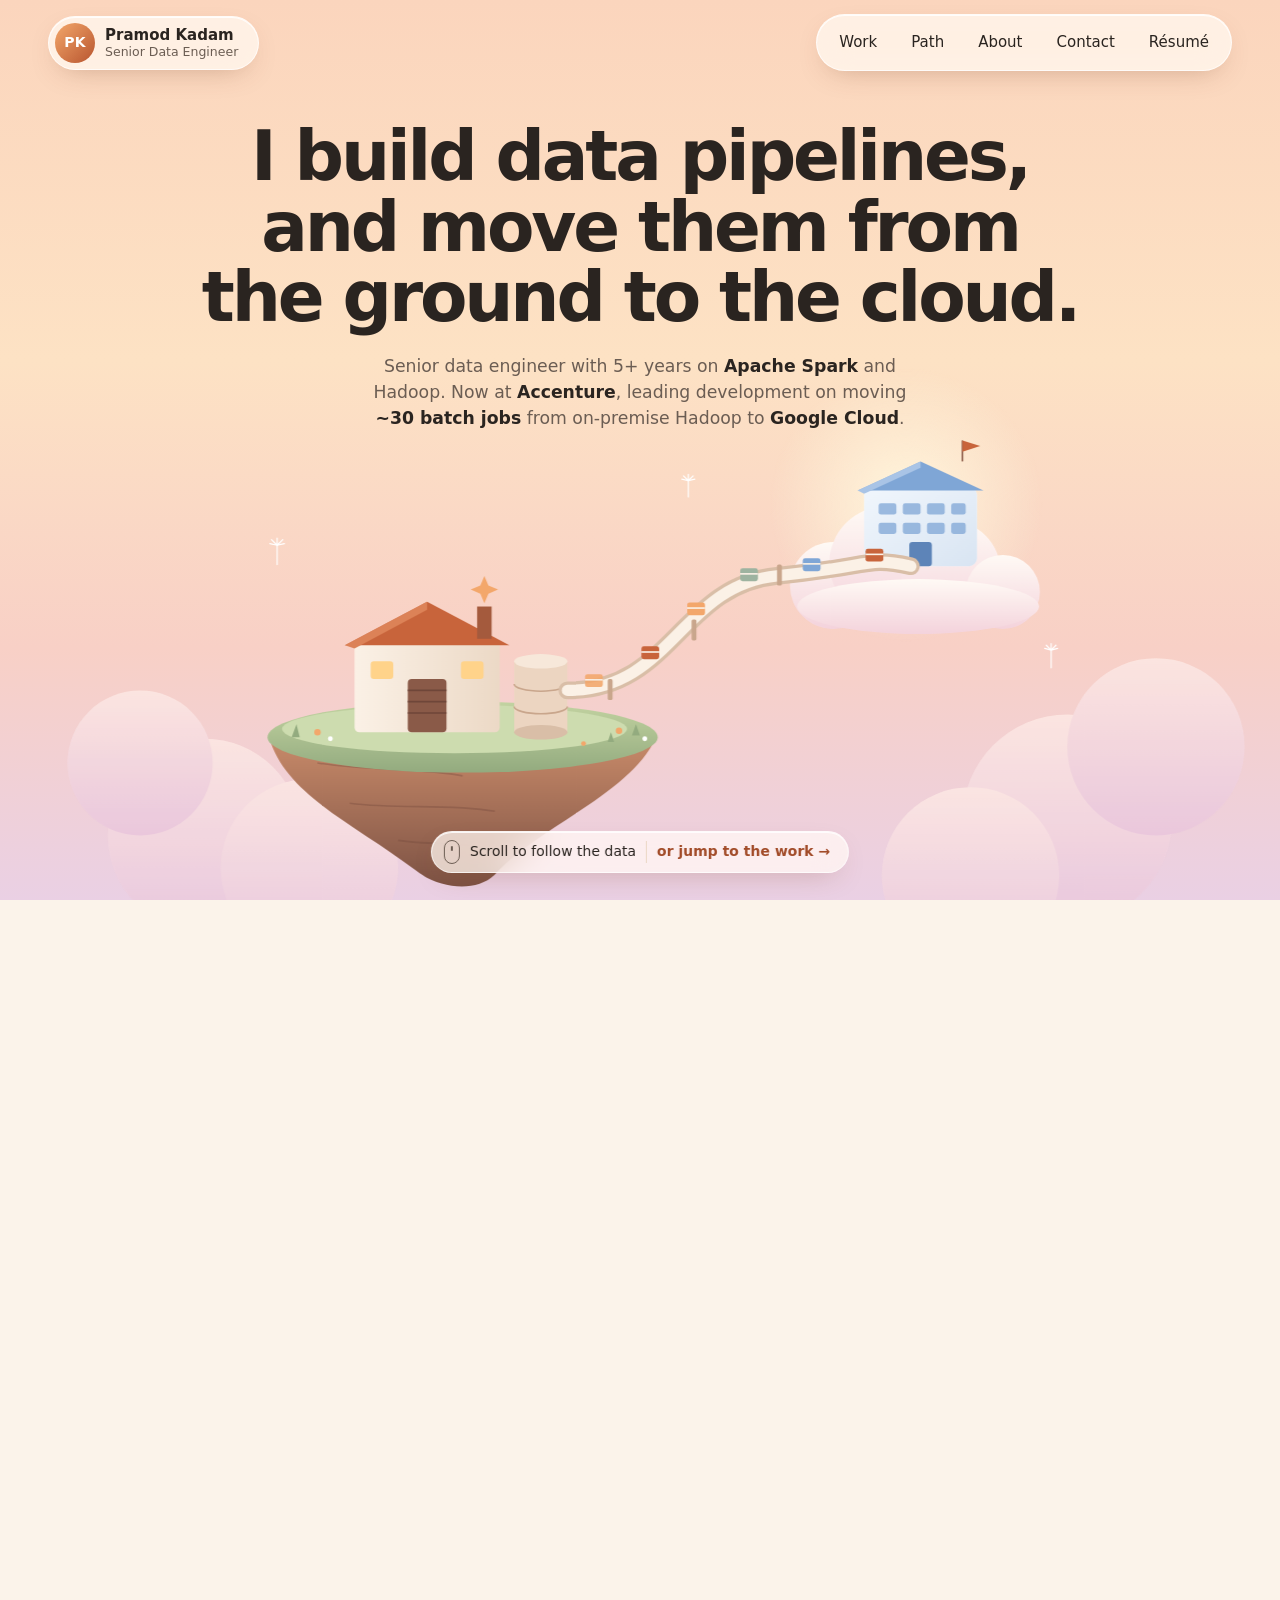
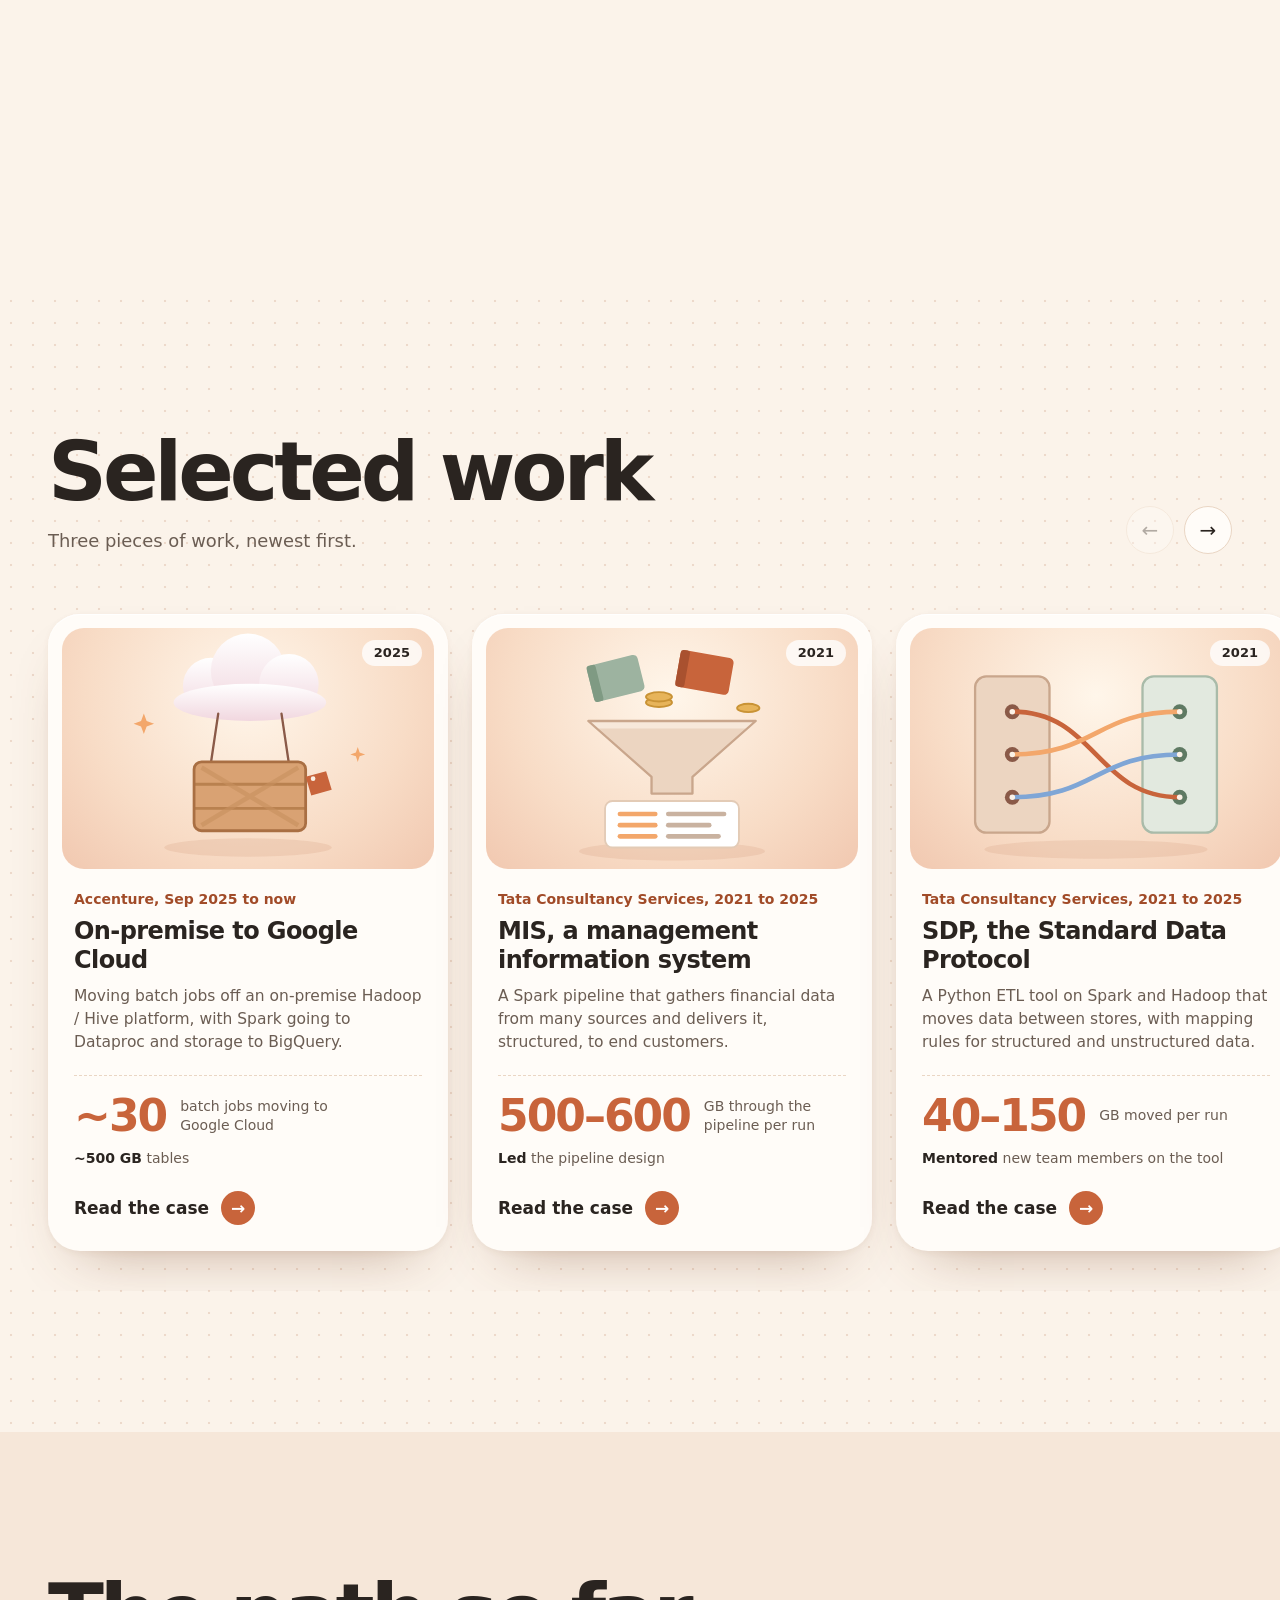
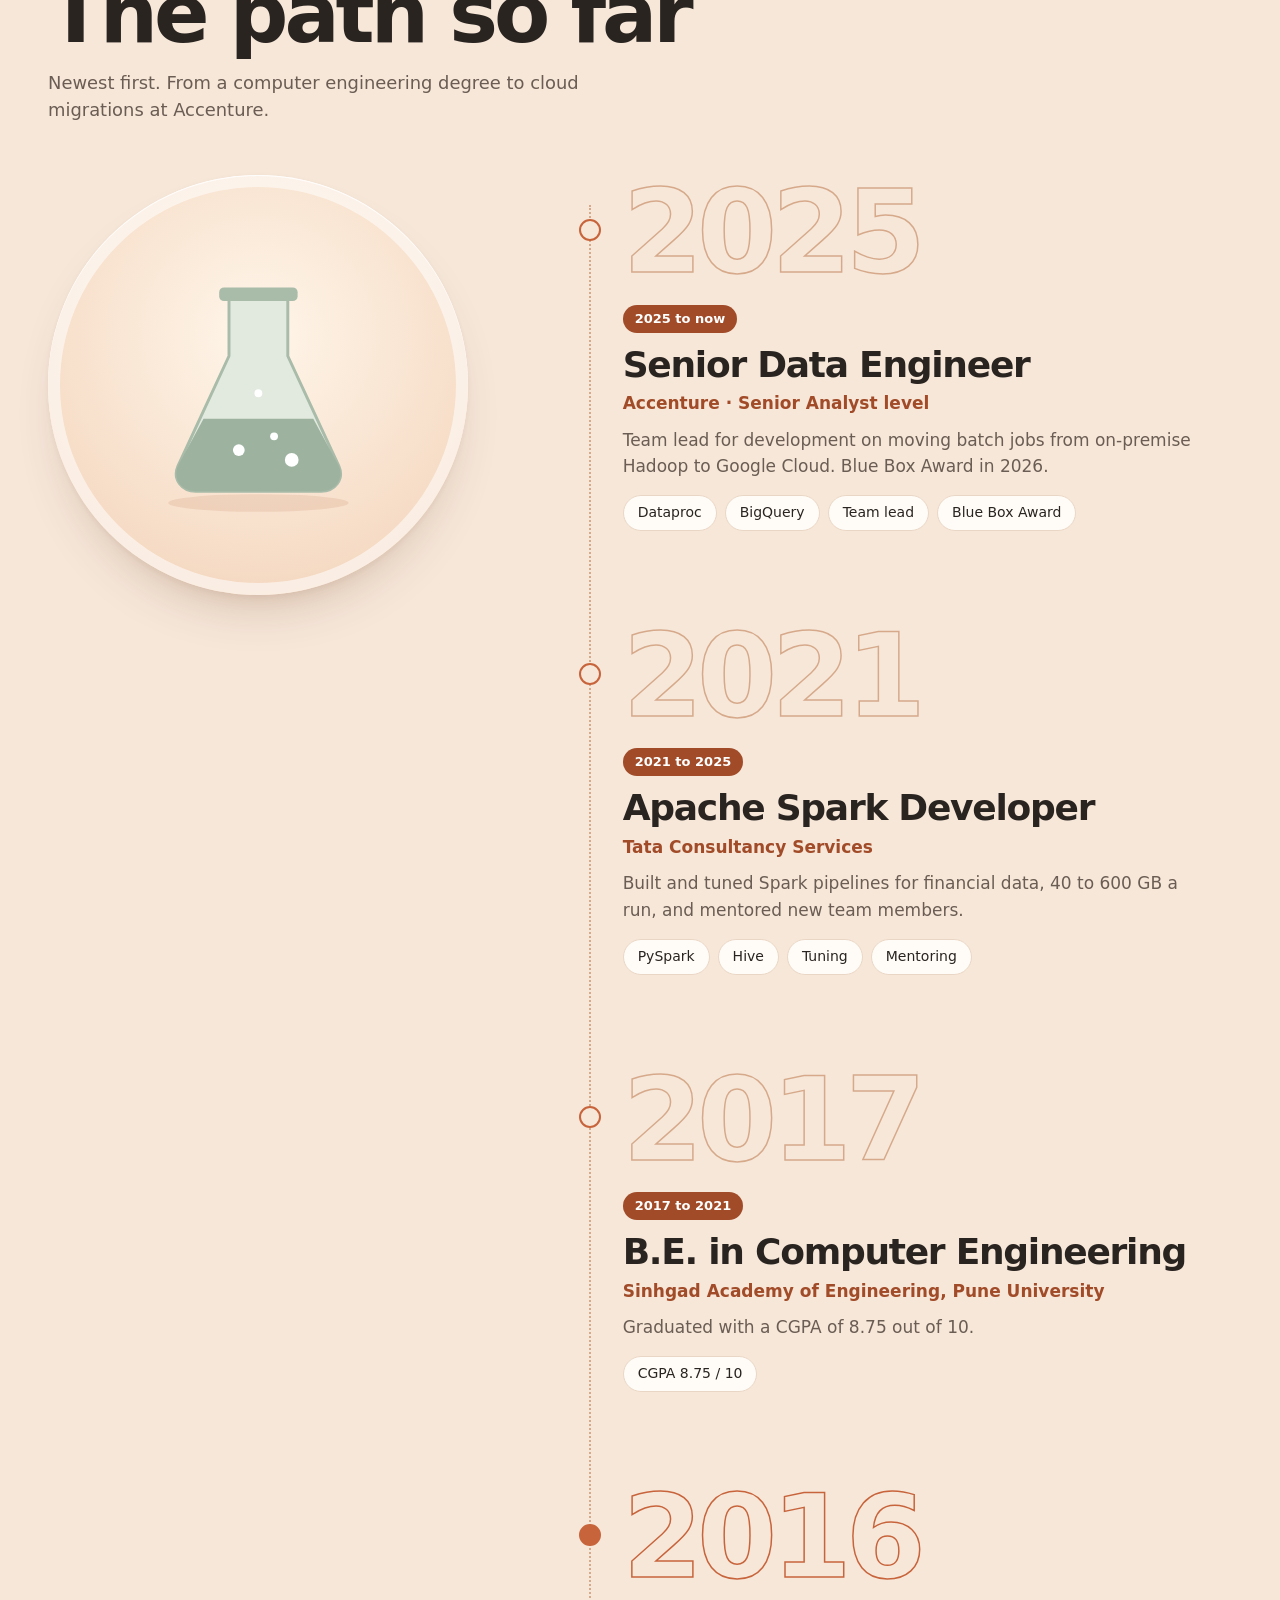
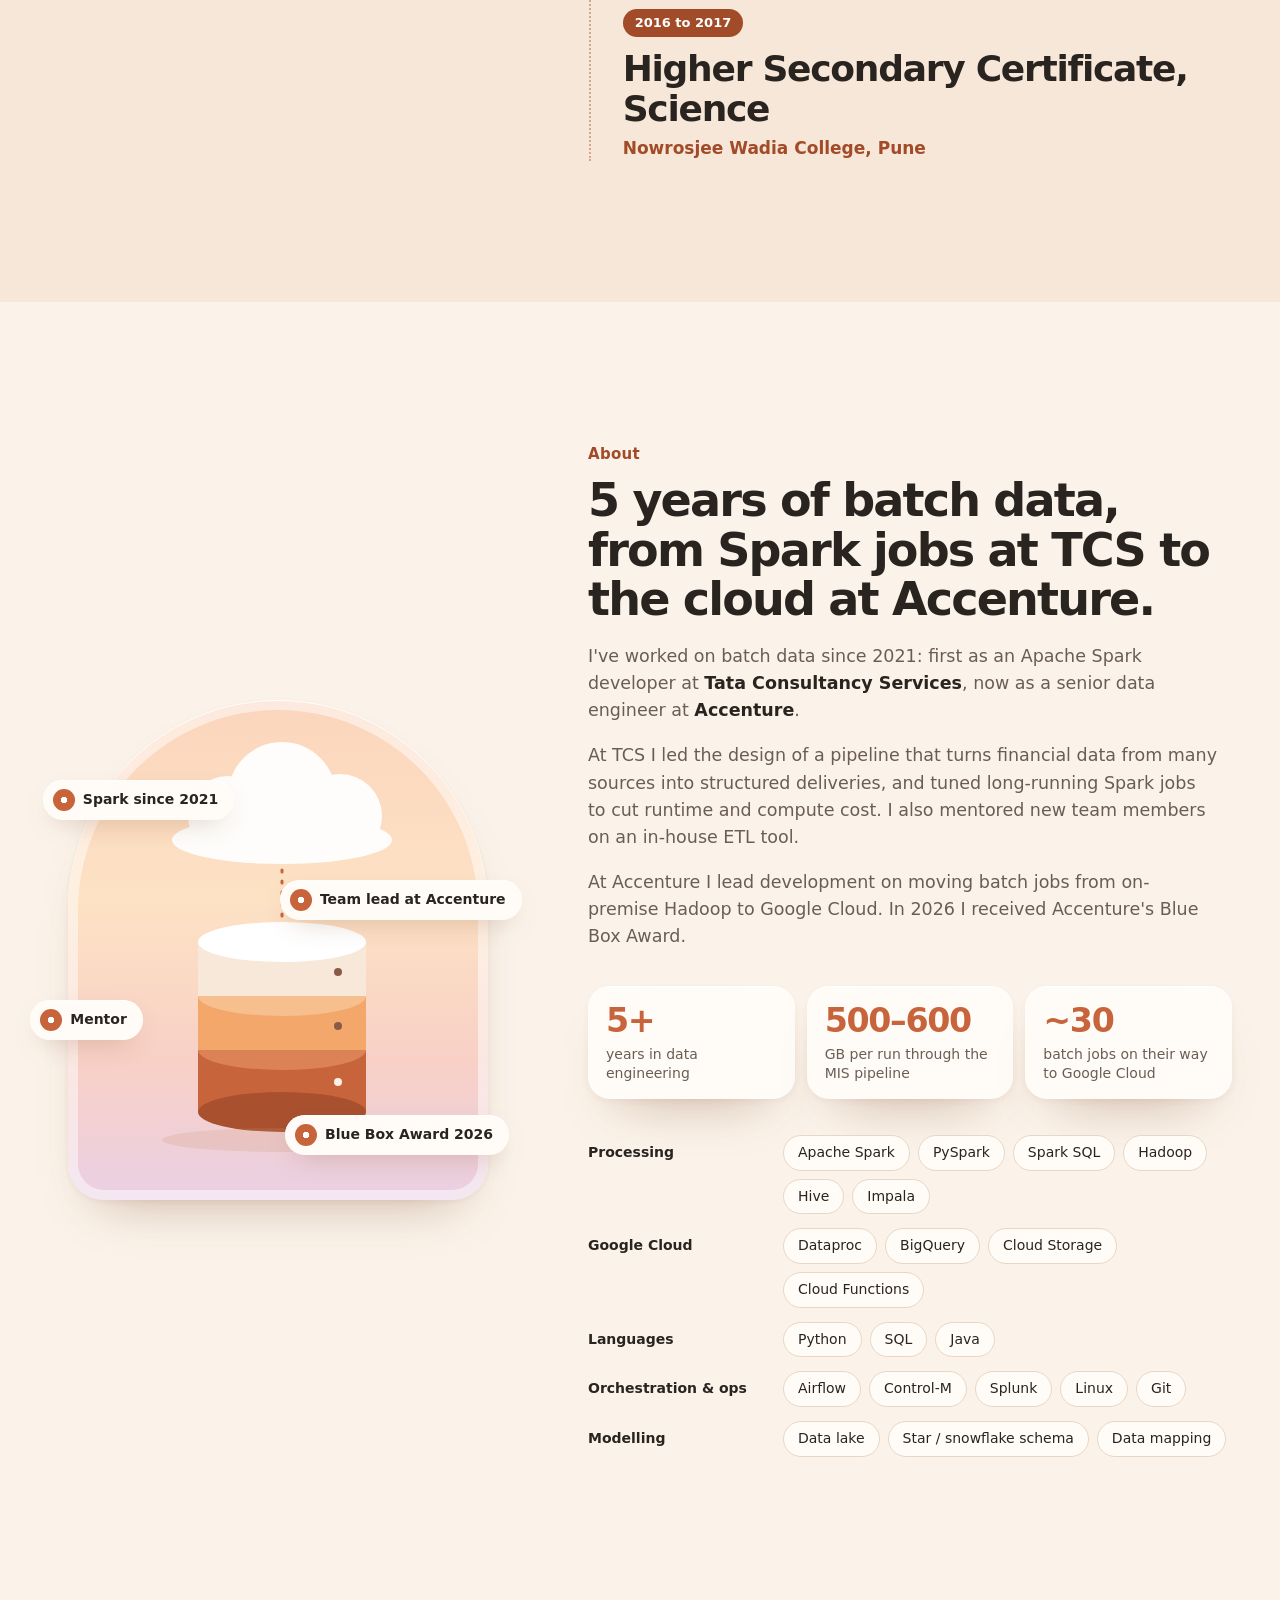
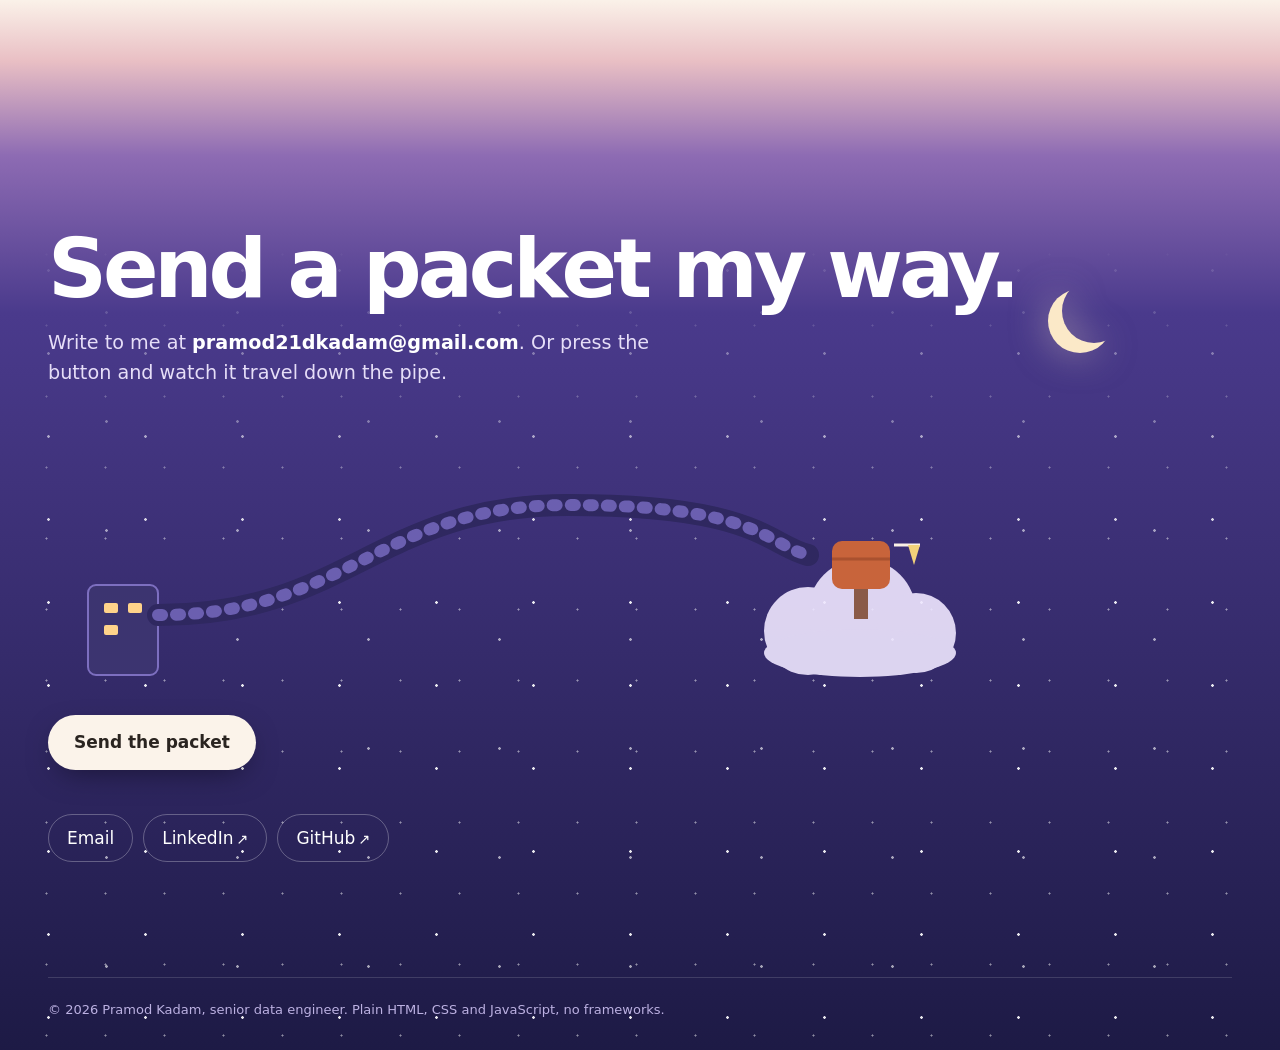
<file: index.html>
<!doctype html>
<html lang="en" class="no-js">
<head>
  <meta charset="utf-8">
  <script>document.documentElement.classList.remove("no-js");</script>
  <meta name="viewport" content="width=device-width, initial-scale=1">
  <!--
    Page metadata for search engines and link previews.
    Page CONTENT lives in content.js — only edit here if your name, URL, title or employer changes.
  -->
  <title>Pramod Kadam · Senior Data Engineer</title>
  <meta name="description" content="Pramod Kadam is a senior data engineer at Accenture, leading development on an on-premise Hadoop to Google Cloud migration. Previously built Apache Spark pipelines at Tata Consultancy Services.">
  <meta name="author" content="Pramod Kadam">
  <meta name="theme-color" content="#fbe3cf">
  <meta name="color-scheme" content="light">
  <link rel="canonical" href="https://pramod21kadam.github.io/">

  <!-- Open Graph / social preview -->
  <meta property="og:type" content="profile">
  <meta property="og:title" content="Pramod Kadam · Senior Data Engineer">
  <meta property="og:description" content="Senior data engineer at Accenture. Apache Spark, Hadoop / Hive and Google Cloud (Dataproc, BigQuery).">
  <meta property="og:url" content="https://pramod21kadam.github.io/">
  <meta property="og:image" content="https://pramod21kadam.github.io/assets/og-image.png">
  <meta property="og:image:width" content="1200">
  <meta property="og:image:height" content="630">
  <meta property="og:image:alt" content="Pramod Kadam, Senior Data Engineer at Accenture.">
  <meta name="twitter:card" content="summary_large_image">
  <meta name="twitter:image" content="https://pramod21kadam.github.io/assets/og-image.png">
  <meta name="twitter:title" content="Pramod Kadam · Senior Data Engineer">
  <meta name="twitter:description" content="Senior data engineer at Accenture. Apache Spark, Hadoop / Hive and Google Cloud (Dataproc, BigQuery).">

  <link rel="icon" href="favicon.svg" type="image/svg+xml">
  <link rel="stylesheet" href="style.css">

  <script type="application/ld+json">
  {
    "@context": "https://schema.org",
    "@type": "Person",
    "name": "Pramod Kadam",
    "jobTitle": "Senior Data Engineer",
    "worksFor": { "@type": "Organization", "name": "Accenture" },
    "url": "https://pramod21kadam.github.io/",
    "alumniOf": "Sinhgad Academy of Engineering, Pune University",
    "sameAs": [
      "https://www.linkedin.com/in/pramod-kadam/",
      "https://github.com/pramod21kadam"
    ]
  }
  </script>
  <!-- Order matters: content first, then the renderer. -->
  <script src="content.js" defer></script>
  <script src="script.js" defer></script>
</head>
<body>
  <a class="skip-link" href="#main">Skip to content</a>

  <header class="site-header">
    <a class="pill brand" href="#top" aria-label="Pramod Kadam, back to top">
      <span class="brand-mark" aria-hidden="true" data-profile-initials>PK</span>
      <span class="brand-text">
        <span class="brand-name" data-profile-name>Pramod Kadam</span>
        <span class="brand-role" data-profile-title>Senior data engineer</span>
      </span>
    </a>
    <nav class="pill nav" aria-label="Primary">
      <!-- Filled from content.js; the link below is the no-JavaScript fallback. -->
      <ul class="nav-menu" id="nav-menu">
        <li><a href="#contact">Contact</a></li>
      </ul>
      <button class="nav-toggle" type="button" aria-expanded="false" aria-controls="nav-menu">Menu</button>
    </nav>
  </header>

  <!--
    Everything inside <main> is replaced by script.js using content.js.
    The markup below is a minimal fallback for crawlers and visitors without JavaScript.
  -->
  <main id="main" tabindex="-1">
    <section class="stage" id="top" aria-labelledby="intro-title">
      <div class="stage-copy">
        <h1 class="stage-title" id="intro-title">I build data pipelines, and move them from the ground to the cloud.</h1>
        <p class="stage-summary">
          Senior data engineer at Accenture, leading development on moving ~30 batch jobs from
          on-premise Hadoop to Google Cloud. Previously built Apache Spark pipelines at Tata Consultancy Services.
        </p>
      </div>
    </section>
    <section class="contact" id="contact" aria-labelledby="contact-title">
      <div class="container">
        <h2 id="contact-title">Contact</h2>
        <ul class="contact-links" role="list">
          <li><a href="mailto:pramod21dkadam@gmail.com">pramod21dkadam@gmail.com</a></li>
          <li><a href="https://www.linkedin.com/in/pramod-kadam/">LinkedIn</a></li>
          <li><a href="https://github.com/pramod21kadam">GitHub</a></li>
        </ul>
      </div>
    </section>
  </main>

  <!--
    Artwork. script.js clones these by their data-art name (the `art` fields in
    content.js). They are decorative: the text next to each one carries the facts.
    Gradient ids are prefixed per drawing so they stay unique on the page.
  -->
  <template id="art">
    <!-- Hero: a warehouse on a floating island, a pipeline, a building in the clouds -->
    <svg data-art="hero" viewBox="0 0 1200 640" preserveAspectRatio="xMidYMax meet">
      <defs>
        <linearGradient id="h-cloud" x1="0" y1="0" x2="0" y2="1"><stop offset="0" stop-color="#fffaf5"/><stop offset="1" stop-color="#f4d3dc"/></linearGradient>
        <linearGradient id="h-cloud-far" x1="0" y1="0" x2="0" y2="1"><stop offset="0" stop-color="#fde9e4"/><stop offset="1" stop-color="#e9c6dc"/></linearGradient>
        <linearGradient id="h-rock" x1="0" y1="0" x2="0" y2="1"><stop offset="0" stop-color="#c98b6a"/><stop offset="1" stop-color="#7d5244"/></linearGradient>
        <linearGradient id="h-grass" x1="0" y1="0" x2="0" y2="1"><stop offset="0" stop-color="#c3d3a1"/><stop offset="1" stop-color="#93ab7f"/></linearGradient>
        <linearGradient id="h-wall" x1="0" y1="0" x2="1" y2="0"><stop offset="0" stop-color="#fbf1e6"/><stop offset="1" stop-color="#ecd9c6"/></linearGradient>
        <linearGradient id="h-glass" x1="0" y1="0" x2="1" y2="1"><stop offset="0" stop-color="#e6f0fb"/><stop offset="1" stop-color="#b9cfe8"/></linearGradient>
        <radialGradient id="h-sun"><stop offset="0" stop-color="#fff6dc"/><stop offset="1" stop-color="#fff6dc" stop-opacity="0"/></radialGradient>
      </defs>

      <circle cx="930" cy="150" r="170" fill="url(#h-sun)"/>

      <!-- far clouds -->
      <g fill="url(#h-cloud-far)" opacity="0.85">
        <circle cx="60" cy="560" r="120"/><circle cx="190" cy="600" r="110"/><circle cx="-20" cy="470" r="90"/>
        <circle cx="1130" cy="540" r="130"/><circle cx="1010" cy="610" r="110"/><circle cx="1240" cy="450" r="110"/>
      </g>

      <!-- the cloud platform (right) -->
      <g class="hero-float">
        <g fill="url(#h-cloud)">
          <circle cx="840" cy="250" r="54"/><circle cx="905" cy="222" r="70"/><circle cx="985" cy="232" r="62"/>
          <circle cx="1050" cy="258" r="46"/><ellipse cx="945" cy="276" rx="150" ry="34"/>
        </g>
        <!-- cloud warehouse -->
        <rect x="878" y="128" width="140" height="98" rx="10" fill="#ffffff"/>
        <rect x="878" y="128" width="140" height="98" rx="10" fill="url(#h-glass)" opacity="0.55"/>
        <path d="M870 132 L948 96 L1026 132 Z" fill="#7fa6d6"/>
        <path d="M870 132 L948 96 L948 104 L878 136 Z" fill="#a9c4e6"/>
        <g fill="#7fa6d6" opacity="0.75">
          <rect x="896" y="148" width="22" height="14" rx="3"/><rect x="926" y="148" width="22" height="14" rx="3"/><rect x="956" y="148" width="22" height="14" rx="3"/><rect x="986" y="148" width="18" height="14" rx="3"/>
          <rect x="896" y="172" width="22" height="14" rx="3"/><rect x="926" y="172" width="22" height="14" rx="3"/><rect x="956" y="172" width="22" height="14" rx="3"/><rect x="986" y="172" width="18" height="14" rx="3"/>
        </g>
        <rect x="934" y="196" width="28" height="30" rx="4" fill="#5d84b8"/>
        <path d="M1000 96 V70" stroke="#8a5a48" stroke-width="2"/>
        <path d="M1000 70 L1022 77 L1000 84 Z" fill="#c8643b"/>
      </g>

      <!-- the floating island (left) -->
      <path d="M140 438 C160 510 250 548 320 602 C352 628 402 632 424 604 C478 548 590 506 620 438 Z" fill="url(#h-rock)"/>
      <path d="M200 470 C260 480 330 476 380 486 M240 520 C300 528 360 520 420 530 M300 566 C340 572 380 568 410 576" stroke="#6f4639" stroke-width="2" fill="none" opacity="0.35"/>
      <ellipse cx="380" cy="438" rx="242" ry="44" fill="url(#h-grass)"/>
      <ellipse cx="370" cy="428" rx="214" ry="30" fill="#cddcaf"/>
      <g fill="#93ab7f">
        <path d="M168 438 l6 -16 l4 16 Z"/><path d="M590 436 l5 -14 l5 14 Z"/><path d="M560 444 l4 -12 l4 12 Z"/>
      </g>
      <g fill="#f3a76b"><circle cx="200" cy="432" r="4"/><circle cx="574" cy="430" r="4"/><circle cx="530" cy="446" r="3"/></g>
      <g fill="#ffffff"><circle cx="216" cy="440" r="3"/><circle cx="606" cy="440" r="3"/></g>

      <!-- on-premise warehouse -->
      <rect x="246" y="318" width="180" height="114" rx="6" fill="url(#h-wall)"/>
      <path d="M234 324 L336 270 L438 324 Z" fill="#c8643b"/>
      <path d="M234 324 L336 270 L336 280 L246 328 Z" fill="#dc8257"/>
      <rect x="398" y="276" width="18" height="40" fill="#a45a3d"/>
      <g class="hero-spark"><path d="M407 238 l5 12 l12 5 l-12 5 l-5 12 l-5 -12 l-12 -5 l12 -5 Z" fill="#f3a76b"/></g>
      <rect x="312" y="366" width="48" height="66" rx="5" fill="#8a5a48"/>
      <path d="M312 380 H360 M312 394 H360 M312 408 H360" stroke="#6f4639" stroke-width="2"/>
      <g fill="#ffd38a"><rect x="266" y="344" width="28" height="22" rx="4"/><rect x="378" y="344" width="28" height="22" rx="4"/></g>
      <!-- table store (silo) -->
      <rect x="444" y="344" width="66" height="88" fill="#ecd5c1"/>
      <ellipse cx="477" cy="432" rx="33" ry="9" fill="#d9bea7"/>
      <path d="M444 372 A33 9 0 0 0 510 372 M444 400 A33 9 0 0 0 510 400" stroke="#c9a68c" stroke-width="2" fill="none"/>
      <ellipse cx="477" cy="344" rx="33" ry="9" fill="#f7e8da"/>

      <!-- pipeline from the island up to the cloud -->
      <path d="M510 380 C640 380 650 250 770 238 S880 214 936 226" stroke="#d9bea7" stroke-width="22" fill="none" stroke-linecap="round"/>
      <path class="hero-pipe" d="M510 380 C640 380 650 250 770 238 S880 214 936 226" stroke="#fbf1e6" stroke-width="14" fill="none" stroke-linecap="round"/>
      <g fill="#c9a68c"><rect x="560" y="366" width="6" height="26" rx="2"/><rect x="664" y="292" width="6" height="26" rx="2"/><rect x="770" y="224" width="6" height="26" rx="2"/></g>
      <g class="hero-parcels"></g>

      <!-- drifting seeds -->
      <g class="hero-seeds" fill="none" stroke="#ffffff" stroke-width="1.5" stroke-linecap="round">
        <g transform="translate(150 200)"><path d="M0 0 v24"/><path d="M0 0 l-7 -7 M0 0 l7 -7 M0 0 l0 -9 M0 0 l-9 -2 M0 0 l9 -2"/></g>
        <g transform="translate(660 120)"><path d="M0 0 v20"/><path d="M0 0 l-6 -6 M0 0 l6 -6 M0 0 l0 -8 M0 0 l-8 -2 M0 0 l8 -2"/></g>
        <g transform="translate(1110 330)"><path d="M0 0 v22"/><path d="M0 0 l-6 -6 M0 0 l6 -6 M0 0 l0 -8 M0 0 l-8 -2 M0 0 l8 -2"/></g>
      </g>
    </svg>

    <!-- Work: a crate lifted by a cloud -->
    <svg data-art="migration" viewBox="0 0 400 260">
      <defs><linearGradient id="m-cloud" x1="0" y1="0" x2="0" y2="1"><stop offset="0" stop-color="#ffffff"/><stop offset="1" stop-color="#f1d7df"/></linearGradient></defs>
      <ellipse cx="200" cy="236" rx="90" ry="10" fill="#c98b6a" opacity="0.18"/>
      <g class="art-bob">
        <g fill="url(#m-cloud)"><circle cx="160" cy="62" r="30"/><circle cx="200" cy="46" r="40"/><circle cx="244" cy="60" r="32"/><ellipse cx="202" cy="80" rx="82" ry="20"/></g>
        <path d="M168 92 L160 146 M236 92 L244 146" stroke="#8a5a48" stroke-width="2.5" stroke-linecap="round"/>
        <rect x="142" y="144" width="120" height="74" rx="8" fill="#d9a273"/>
        <path d="M142 168 H262 M142 194 H262" stroke="#b9814f" stroke-width="3"/>
        <path d="M150 150 L254 212 M254 150 L150 212" stroke="#c8915f" stroke-width="5" opacity="0.6"/>
        <rect x="142" y="144" width="120" height="74" rx="8" fill="none" stroke="#a96f43" stroke-width="3"/>
        <path d="M262 160 l22 -6 l6 20 l-22 6 Z" fill="#c8643b"/><circle cx="270" cy="162" r="2.5" fill="#fbf1e6"/>
      </g>
      <g fill="#f3a76b"><path d="M88 92 l3 8 l8 3 l-8 3 l-3 8 l-3 -8 l-8 -3 l8 -3 Z"/><path d="M318 128 l2 6 l6 2 l-6 2 l-2 6 l-2 -6 l-6 -2 l6 -2 Z"/></g>
    </svg>

    <!-- Work: ledgers and coins through a funnel into neat rows -->
    <svg data-art="mis" viewBox="0 0 400 260">
      <ellipse cx="200" cy="240" rx="100" ry="10" fill="#c98b6a" opacity="0.18"/>
      <g transform="rotate(-14 140 56)"><rect x="112" y="34" width="56" height="40" rx="5" fill="#9db3a0"/><rect x="112" y="34" width="10" height="40" rx="3" fill="#7f9a83"/></g>
      <g transform="rotate(10 236 48)"><rect x="206" y="28" width="58" height="40" rx="5" fill="#c8643b"/><rect x="206" y="28" width="10" height="40" rx="3" fill="#a9512f"/></g>
      <g fill="#e7b45a" stroke="#c99335" stroke-width="2"><ellipse cx="186" cy="80" rx="14" ry="5"/><ellipse cx="186" cy="74" rx="14" ry="5"/><ellipse cx="282" cy="86" rx="12" ry="4.5"/></g>
      <path d="M110 100 H290 L222 160 V178 H178 V160 Z" fill="#ecd5c1"/>
      <path d="M110 100 H290 L284 108 H116 Z" fill="#f7e8da"/>
      <path d="M110 100 H290 L222 160 V178 H178 V160 Z" fill="none" stroke="#c9a68c" stroke-width="2.5" stroke-linejoin="round"/>
      <rect x="128" y="186" width="144" height="50" rx="8" fill="#ffffff" stroke="#e3cbb6" stroke-width="2"/>
      <g stroke="#f3a76b" stroke-width="5" stroke-linecap="round"><path d="M144 200 H182"/><path d="M144 212 H182"/><path d="M144 224 H182"/></g>
      <g stroke="#c9b2a0" stroke-width="5" stroke-linecap="round"><path d="M196 200 H256"/><path d="M196 212 H240"/><path d="M196 224 H250"/></g>
    </svg>

    <!-- Work: a switchboard mapping sockets between two stores -->
    <svg data-art="sdp" viewBox="0 0 400 260">
      <ellipse cx="200" cy="238" rx="120" ry="10" fill="#c98b6a" opacity="0.18"/>
      <rect x="70" y="52" width="80" height="168" rx="12" fill="#ecd5c1" stroke="#c9a68c" stroke-width="2.5"/>
      <rect x="250" y="52" width="80" height="168" rx="12" fill="#e2e9df" stroke="#a9bba9" stroke-width="2.5"/>
      <g fill="#8a5a48"><circle cx="110" cy="90" r="8"/><circle cx="110" cy="136" r="8"/><circle cx="110" cy="182" r="8"/></g>
      <g fill="#5f7a63"><circle cx="290" cy="90" r="8"/><circle cx="290" cy="136" r="8"/><circle cx="290" cy="182" r="8"/></g>
      <g fill="none" stroke-width="5" stroke-linecap="round">
        <path d="M110 90 C200 90 200 182 290 182" stroke="#c8643b"/>
        <path d="M110 136 C200 136 200 90 290 90" stroke="#f3a76b"/>
        <path d="M110 182 C200 182 200 136 290 136" stroke="#7fa6d6"/>
      </g>
      <g fill="#fbf1e6"><circle cx="110" cy="90" r="3"/><circle cx="110" cy="136" r="3"/><circle cx="110" cy="182" r="3"/><circle cx="290" cy="90" r="3"/><circle cx="290" cy="136" r="3"/><circle cx="290" cy="182" r="3"/></g>
    </svg>

    <!-- Work closing card: a blue box with a ribbon -->
    <svg data-art="award" viewBox="0 0 400 260">
      <ellipse cx="200" cy="232" rx="86" ry="10" fill="#3f6fb5" opacity="0.16"/>
      <rect x="132" y="120" width="136" height="104" rx="8" fill="#3f6fb5"/>
      <rect x="122" y="96" width="156" height="34" rx="8" fill="#5583c6"/>
      <rect x="190" y="96" width="20" height="128" fill="#f3d27a"/>
      <path d="M200 96 C170 60 140 74 160 94 Z M200 96 C230 60 260 74 240 94 Z" fill="#f3d27a" stroke="#d9b35a" stroke-width="2"/>
      <circle cx="200" cy="96" r="8" fill="#e7b45a"/>
      <g fill="#f3a76b" class="art-twinkle"><path d="M104 70 l3 8 l8 3 l-8 3 l-3 8 l-3 -8 l-8 -3 l8 -3 Z"/><path d="M300 60 l3 9 l9 3 l-9 3 l-3 9 l-3 -9 l-9 -3 l9 -3 Z"/><path d="M318 150 l2 6 l6 2 l-6 2 l-2 6 l-2 -6 l-6 -2 l6 -2 Z"/></g>
    </svg>

    <!-- Path: one object per era -->
    <svg data-art="era-cloud" viewBox="0 0 360 360">
      <g fill="#ffffff"><circle cx="120" cy="250" r="50"/><circle cx="180" cy="226" r="66"/><circle cx="246" cy="246" r="52"/><ellipse cx="182" cy="280" rx="130" ry="30"/></g>
      <rect x="124" y="120" width="116" height="96" rx="10" fill="#ffffff" stroke="#b9cfe8" stroke-width="2.5"/>
      <path d="M116 124 L182 92 L248 124 Z" fill="#7fa6d6"/>
      <g fill="#a9c4e6"><rect x="140" y="140" width="20" height="14" rx="3"/><rect x="170" y="140" width="20" height="14" rx="3"/><rect x="200" y="140" width="20" height="14" rx="3"/><rect x="140" y="164" width="20" height="14" rx="3"/><rect x="200" y="164" width="20" height="14" rx="3"/></g>
      <rect x="168" y="182" width="24" height="34" rx="4" fill="#5d84b8"/>
    </svg>
    <svg data-art="era-spark" viewBox="0 0 360 360">
      <rect x="110" y="168" width="140" height="110" rx="10" fill="#ecd5c1" stroke="#c9a68c" stroke-width="2.5"/>
      <g fill="#8a5a48"><rect x="128" y="190" width="104" height="14" rx="4"/><rect x="128" y="214" width="104" height="14" rx="4"/><rect x="128" y="238" width="104" height="14" rx="4"/></g>
      <g fill="#9db3a0"><circle cx="220" cy="197" r="3.5"/><circle cx="220" cy="221" r="3.5"/></g><circle cx="220" cy="245" r="3.5" fill="#f3a76b"/>
      <path class="art-twinkle" d="M180 70 l14 36 l36 14 l-36 14 l-14 36 l-14 -36 l-36 -14 l36 -14 Z" fill="#f3a76b" stroke="#c8643b" stroke-width="2.5" stroke-linejoin="round"/>
      <ellipse cx="180" cy="290" rx="90" ry="10" fill="#c98b6a" opacity="0.2"/>
    </svg>
    <svg data-art="era-degree" viewBox="0 0 360 360">
      <rect x="104" y="236" width="152" height="26" rx="5" fill="#9db3a0"/><rect x="114" y="210" width="134" height="26" rx="5" fill="#c8643b"/><rect x="108" y="262" width="146" height="26" rx="5" fill="#e7b45a"/>
      <path d="M180 102 L282 146 L180 190 L78 146 Z" fill="#3d4a5c"/>
      <path d="M128 168 V196 C150 212 210 212 232 196 V168 L180 190 Z" fill="#4e5d72"/>
      <path d="M282 146 V196" stroke="#e7b45a" stroke-width="4"/><circle cx="282" cy="200" r="7" fill="#e7b45a"/>
      <ellipse cx="180" cy="298" rx="90" ry="9" fill="#c98b6a" opacity="0.2"/>
    </svg>
    <svg data-art="era-school" viewBox="0 0 360 360">
      <path d="M150 90 H210 V150 L262 262 C268 276 258 288 244 288 H116 C102 288 92 276 98 262 L150 150 Z" fill="#e2e9df" stroke="#a9bba9" stroke-width="3" stroke-linejoin="round"/>
      <path d="M124 214 H236 L262 262 C268 276 258 288 244 288 H116 C102 288 92 276 98 262 Z" fill="#9db3a0"/>
      <rect x="140" y="80" width="80" height="14" rx="5" fill="#a9bba9"/>
      <g fill="#ffffff" class="art-bubbles"><circle cx="160" cy="246" r="6"/><circle cx="196" cy="232" r="4"/><circle cx="214" cy="256" r="7"/><circle cx="180" cy="188" r="4"/></g>
      <ellipse cx="180" cy="300" rx="92" ry="9" fill="#c98b6a" opacity="0.2"/>
    </svg>

    <!-- About: stacked stores under a cloud -->
    <svg data-art="about" viewBox="0 0 420 460">
      <g fill="#ffffff" opacity="0.95"><circle cx="160" cy="96" r="40"/><circle cx="214" cy="76" r="54"/><circle cx="272" cy="96" r="42"/><ellipse cx="214" cy="120" rx="110" ry="24"/></g>
      <g stroke="#c8643b" stroke-width="3" stroke-dasharray="2 9" stroke-linecap="round"><path d="M214 150 V200"/></g>
      <rect x="130" y="330" width="168" height="62" fill="#c8643b"/><ellipse cx="214" cy="392" rx="84" ry="20" fill="#a9512f"/><ellipse cx="214" cy="330" rx="84" ry="20" fill="#dc8257"/>
      <rect x="130" y="276" width="168" height="54" fill="#f3a76b"/><ellipse cx="214" cy="276" rx="84" ry="20" fill="#f7be8e"/>
      <rect x="130" y="222" width="168" height="54" fill="#f7e8da"/><ellipse cx="214" cy="222" rx="84" ry="20" fill="#ffffff"/>
      <g fill="#8a5a48"><circle cx="270" cy="252" r="4"/><circle cx="270" cy="306" r="4"/></g><circle cx="270" cy="362" r="4" fill="#fbf1e6"/>
      <ellipse cx="214" cy="420" rx="120" ry="12" fill="#c98b6a" opacity="0.2"/>
    </svg>

    <!-- Contact: a pipe from a small tower to a mailbox on a cloud -->
    <svg data-art="contact" viewBox="0 0 900 260">
      <rect x="40" y="150" width="70" height="90" rx="8" fill="#3c3470" stroke="#7d6fc0" stroke-width="2"/>
      <g fill="#ffd38a"><rect x="56" y="168" width="14" height="10" rx="2"/><rect x="80" y="168" width="14" height="10" rx="2"/><rect x="56" y="190" width="14" height="10" rx="2"/></g>
      <path d="M110 180 C300 180 330 70 520 70 S720 110 760 120" stroke="#2f2860" stroke-width="22" fill="none" stroke-linecap="round"/>
      <path class="contact-pipe" d="M110 180 C300 180 330 70 520 70 S720 110 760 120" stroke="#6b5fb0" stroke-width="12" fill="none" stroke-linecap="round" stroke-dasharray="4 14"/>
      <g fill="#efe7ff" opacity="0.9"><circle cx="760" cy="196" r="44"/><circle cx="814" cy="178" r="54"/><circle cx="868" cy="198" r="40"/><ellipse cx="812" cy="218" rx="96" ry="24"/></g>
      <rect x="784" y="106" width="58" height="48" rx="10" fill="#c8643b"/>
      <path d="M784 124 H842" stroke="#a9512f" stroke-width="3"/>
      <rect x="806" y="154" width="14" height="30" fill="#8a5a48"/>
      <g class="contact-flag"><path d="M846 110 V84" stroke="#fbf1e6" stroke-width="3"/><path d="M846 84 L866 90 L846 96 Z" fill="#f3d27a"/></g>
      <g class="contact-packet" opacity="0"><rect x="-13" y="-10" width="26" height="20" rx="4" fill="#f3a76b"/><path d="M-13 -2 H13" stroke="#c8643b" stroke-width="2"/></g>
    </svg>
  </template>
</body>
</html>
</file>
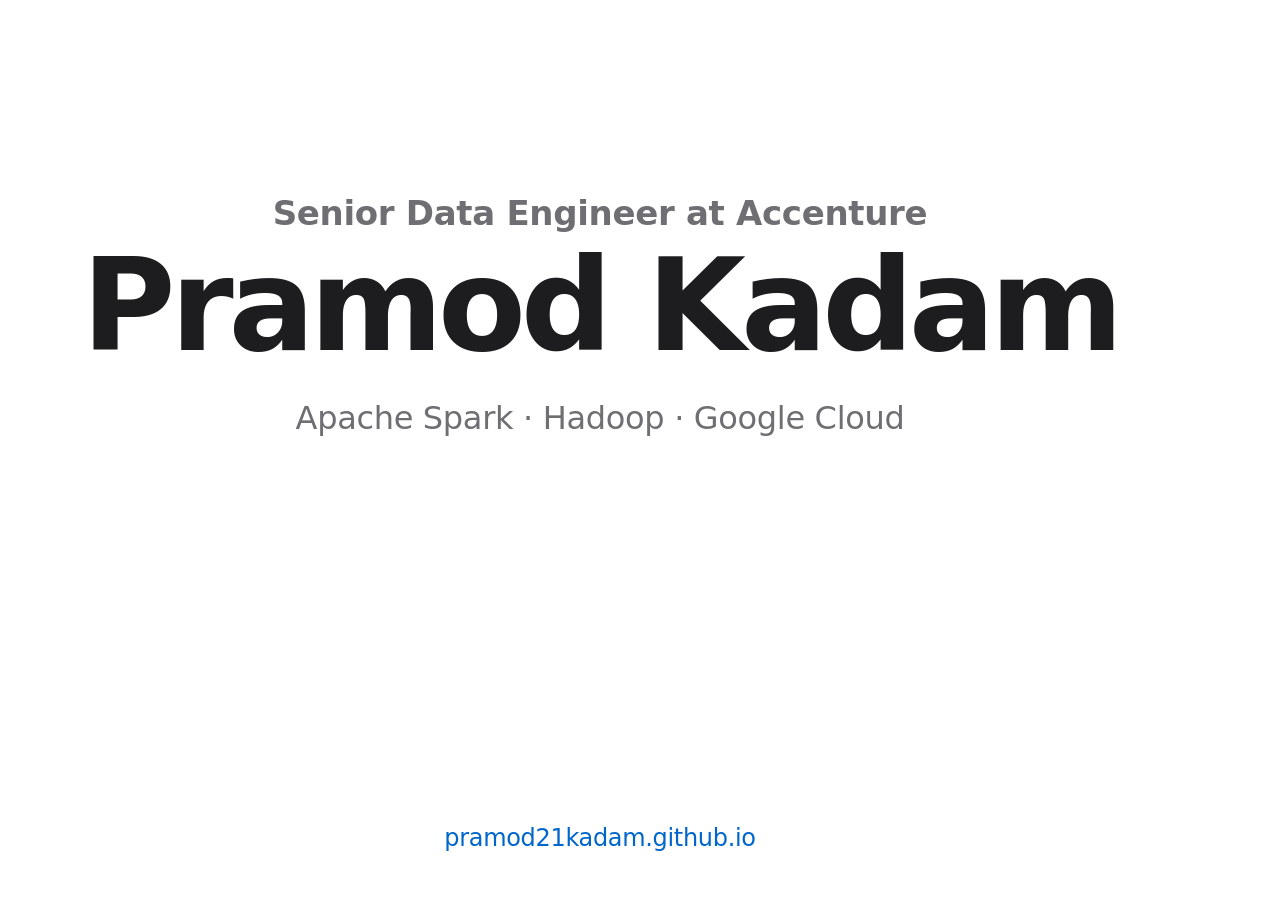
<file: tools/og-image.html>
<!doctype html>
<html lang="en">
<head>
<meta charset="utf-8">
<title>Share image source</title>
<!--
  Source for assets/og-image.png (1200 × 630 link-preview image).
  Regenerate after editing (Chrome needs absolute paths):
    "C:/Program Files/Google/Chrome/Application/chrome.exe" --headless=new --disable-gpu --hide-scrollbars \
      --window-size=1200,630 --screenshot="<repo path>/assets/og-image.png" "file:///<repo path>/tools/og-image.html"
-->
<style>
  * { box-sizing: border-box; margin: 0; padding: 0; }
  html, body { width: 1200px; height: 630px; overflow: hidden; }
  body {
    display: flex;
    flex-direction: column;
    align-items: center;
    justify-content: center;
    text-align: center;
    background: #ffffff;
    color: #1d1d1f;
    font-family: -apple-system, BlinkMacSystemFont, "SF Pro Display", "Segoe UI Variable Display", "Segoe UI", system-ui, sans-serif;
    letter-spacing: -0.02em;
  }
  .role { font-size: 34px; font-weight: 600; color: #6e6e73; }
  h1 { margin-top: 8px; font-size: 128px; font-weight: 700; letter-spacing: -0.04em; line-height: 1.02; }
  .stack { margin-top: 28px; font-size: 32px; font-weight: 500; color: #6e6e73; }
  .url { position: absolute; bottom: 48px; font-size: 24px; color: #0066cc; }
</style>
</head>
<body>
  <p class="role">Senior Data Engineer at Accenture</p>
  <h1>Pramod Kadam</h1>
  <p class="stack">Apache Spark · Hadoop · Google Cloud</p>
  <p class="url">pramod21kadam.github.io</p>
</body>
</html>
</file>
<file: style.css>
/* ==========================================================================
   Design tokens. DESIGN.md explains the system.
   One warm light theme: the page itself moves from dawn (top) to night (contact).
   ========================================================================== */
:root {
  color-scheme: light;

  --cream: #fbf3ea;          /* work, about */
  --sand: #f6e7d9;           /* path */
  --paper: #fffcf8;          /* cards, chips, pills */
  --text: #2a2420;
  --muted: #6b5d53;
  --line: #ead6c4;
  --accent: #c8643b;         /* terracotta: big figures, arrows, markers */
  --accent-ink: #a14b28;     /* terracotta for small text */
  --accent-soft: rgb(200 100 59 / 0.12);
  --night: #1d1a45;
  --night-text: #e6def8;

  --sky: linear-gradient(180deg, #fbd5bd 0%, #fde2c4 40%, #f8d0c6 72%, #ead0e4 100%);
  --shadow-card: 0 1px 0 rgb(255 255 255 / 0.9) inset, 0 28px 56px -32px rgb(120 66 36 / 0.45), 0 2px 6px rgb(120 66 36 / 0.06);
  --shadow-pill: 0 10px 28px -12px rgb(120 66 36 / 0.35), inset 0 1px 0 rgb(255 255 255 / 0.85);

  --font: system-ui, -apple-system, "Segoe UI Variable Display", "Segoe UI", Roboto, "Helvetica Neue", Arial, sans-serif;

  --max-w: 1200px;
  --margin: clamp(16px, 4vw, 48px);
  --header-h: 76px;
  --ease: cubic-bezier(0.2, 0.7, 0.2, 1);
}

/* ==========================================================================
   Base
   ========================================================================== */
*,
*::before,
*::after { box-sizing: border-box; }

html {
  scroll-behavior: smooth;
  scroll-padding-top: var(--header-h);
  -webkit-text-size-adjust: 100%;
}

body {
  margin: 0;
  background: var(--cream);
  color: var(--text);
  font-family: var(--font);
  font-size: 17px;
  line-height: 1.55;
  -webkit-font-smoothing: antialiased;
  -moz-osx-font-smoothing: grayscale;
}

h1, h2, h3, h4 { margin: 0; font-weight: 700; }
p, figure, dl, dd { margin: 0; }
ul, ol { margin: 0; padding: 0; }
svg { display: block; max-width: 100%; }
strong { font-weight: 650; color: var(--text); }
button { font: inherit; }

a { color: var(--accent-ink); text-decoration: none; }
a:hover { text-decoration: underline; text-underline-offset: 3px; }
.ext { margin-left: 0.2em; font-size: 0.85em; }

:focus-visible {
  outline: 2.5px solid var(--accent-ink);
  outline-offset: 3px;
  border-radius: 8px;
}
main:focus { outline: none; }

.container {
  width: 100%;
  max-width: calc(var(--max-w) + 2 * var(--margin));
  margin-inline: auto;
  padding-inline: var(--margin);
}

.skip-link {
  position: absolute;
  left: 16px;
  top: -100px;
  z-index: 100;
  padding: 10px 18px;
  background: var(--text);
  color: var(--paper);
  border-radius: 999px;
  font-size: 14px;
}
.skip-link:focus { top: 12px; text-decoration: none; }

/* Frosted pill: the nav, the scroll hint, the trait labels */
.pill {
  background: rgb(255 250 244 / 0.74);
  -webkit-backdrop-filter: blur(16px) saturate(140%);
  backdrop-filter: blur(16px) saturate(140%);
  border: 1px solid rgb(255 255 255 / 0.7);
  border-radius: 999px;
  box-shadow: var(--shadow-pill);
}
@media (prefers-reduced-transparency: reduce) {
  .pill { background: var(--paper); -webkit-backdrop-filter: none; backdrop-filter: none; }
}

.round-btn {
  display: inline-grid;
  place-items: center;
  width: 48px;
  height: 48px;
  padding: 0;
  color: var(--text);
  background: var(--paper);
  border: 1px solid var(--line);
  border-radius: 50%;
  font-size: 20px;
  cursor: pointer;
  transition: background-color 0.2s var(--ease), color 0.2s var(--ease), opacity 0.2s var(--ease);
}
.round-btn:hover { background: var(--accent); color: #ffffff; border-color: var(--accent); }
.round-btn:disabled { opacity: 0.35; cursor: default; background: var(--paper); color: var(--text); border-color: var(--line); }

.chips { list-style: none; display: flex; flex-wrap: wrap; gap: 8px; }
.chip {
  padding: 6px 14px;
  background: var(--paper);
  border: 1px solid var(--line);
  border-radius: 999px;
  font-size: 14px;
  color: var(--text);
}

/* ==========================================================================
   Header: two floating pills
   ========================================================================== */
.site-header {
  position: fixed;
  top: 14px;
  left: var(--margin);
  right: var(--margin);
  z-index: 50;
  display: flex;
  justify-content: space-between;
  align-items: center;
  gap: 12px;
  pointer-events: none;
}
.site-header > * { pointer-events: auto; }

.brand {
  display: flex;
  align-items: center;
  gap: 10px;
  padding: 6px 20px 6px 6px;
  color: var(--text);
}
.brand:hover { text-decoration: none; }
.brand-mark {
  display: grid;
  place-items: center;
  width: 40px;
  height: 40px;
  border-radius: 50%;
  background: linear-gradient(135deg, #f3a76b, #b8552f);
  color: #ffffff;
  font-size: 14px;
  font-weight: 700;
  letter-spacing: 0.02em;
}
.brand-name { display: block; font-size: 15px; font-weight: 650; line-height: 1.2; }
.brand-role { display: block; font-size: 12.5px; color: var(--muted); line-height: 1.3; }

.nav { position: relative; display: flex; align-items: center; padding: 6px; }
.nav-menu { list-style: none; display: flex; gap: 2px; }
.nav-menu a,
.nav-print,
.nav-toggle {
  display: block;
  padding: 10px 16px;
  color: var(--text);
  background: none;
  border: 0;
  border-radius: 999px;
  font-size: 15px;
  font-weight: 500;
  cursor: pointer;
  transition: background-color 0.2s var(--ease);
}
.nav-menu a:hover,
.nav-print:hover,
.nav-toggle:hover { background: var(--accent-soft); text-decoration: none; }
.nav-menu a[aria-current="true"] { background: var(--accent-soft); color: var(--accent-ink); }
.nav-toggle { display: none; }

@media (max-width: 819px) {
  .nav-toggle { display: block; }
  .nav-menu {
    position: absolute;
    top: calc(100% + 10px);
    right: 0;
    display: none;
    flex-direction: column;
    min-width: 220px;
    padding: 10px;
    background: var(--paper);
    border: 1px solid var(--line);
    border-radius: 24px;
    box-shadow: var(--shadow-card);
  }
  .nav-menu[data-open="true"] { display: flex; }
  .nav-menu a,
  .nav-print { width: 100%; text-align: left; font-size: 18px; padding: 12px 16px; }
  .no-js .nav-menu { position: static; display: flex; flex-direction: row; min-width: 0; padding: 0; border: 0; box-shadow: none; background: none; }
  .no-js .nav-toggle { display: none; }
}
@media (max-width: 420px) {
  .brand-role { display: none; }
}

/* ==========================================================================
   Intro strip: the scene. With JS (and motion) the stage is taller than the
   screen and its content is pinned while scrolling sets --p from 0 to 1.
   ========================================================================== */
.stage { position: relative; --p: 0; }
.js-scrolly .stage { height: 210vh; }

.stage-pin {
  position: relative;
  height: 100vh;
  height: 100svh;
  min-height: 620px;
  overflow: hidden;
  background: var(--sky);
}
.js-scrolly .stage-pin { position: sticky; top: 0; }
/* Fades to the next section's colour at the end of the zoom */
.stage-pin::after {
  content: "";
  position: absolute;
  inset: 0;
  z-index: 3;
  background: var(--cream);
  opacity: calc((var(--p) - 0.72) * 3.6);
  pointer-events: none;
}

.stage-copy {
  position: relative;
  z-index: 2;
  padding: calc(var(--header-h) + clamp(16px, 5vh, 56px)) var(--margin) 0;
  text-align: center;
  opacity: calc(1 - var(--p) * 3);
  transform: translateY(calc(var(--p) * -90px));
}
.stage-title {
  max-width: 14em;
  margin-inline: auto;
  font-size: clamp(36px, 5.4vw, 72px);
  font-weight: 750;
  line-height: 1.02;
  letter-spacing: -0.045em;
  text-wrap: balance;
}
.stage-summary {
  max-width: 44em;
  margin: clamp(14px, 2.4vh, 22px) auto 0;
  color: var(--muted);
  font-size: clamp(16px, 1.35vw, 19px);
  line-height: 1.5;
  text-wrap: balance;
}

.stage-scene {
  position: absolute;
  left: 50%;
  bottom: 0;
  z-index: 1;
  /* As wide as fits under the text, never wider than the screen allows */
  width: min(1240px, calc((100svh - 24rem) * 1.875), 116vw);
  transform: translateX(-50%) scale(calc(1 + var(--p) * 2.4));
  transform-origin: 79% 26%;
  will-change: transform;
}
.stage-scene svg { width: 100%; height: auto; overflow: visible; }   /* side clouds spill past the frame */

.stage-hint {
  position: absolute;
  left: 50%;
  bottom: clamp(14px, 3vh, 28px);
  z-index: 2;
  display: flex;
  align-items: center;
  gap: 10px;
  padding: 8px 18px 8px 12px;
  font-size: 14px;
  white-space: nowrap;
  transform: translateX(-50%);
  opacity: calc(1 - var(--p) * 5);
}
.hint-mouse {
  position: relative;
  width: 16px;
  height: 24px;
  border: 1.5px solid var(--muted);
  border-radius: 8px;
}
.hint-mouse::after {
  content: "";
  position: absolute;
  left: 50%;
  top: 5px;
  width: 2px;
  height: 5px;
  margin-left: -1px;
  border-radius: 1px;
  background: var(--muted);
  animation: hint-wheel 1.8s var(--ease) infinite;
}
@keyframes hint-wheel { 50% { transform: translateY(5px); opacity: 0.3; } }
.hint-text { color: var(--text); }
.hint-jump { padding-left: 10px; border-left: 1px solid var(--line); font-weight: 600; }
.no-js .stage-hint { display: none; }

/* Phones: let the scene run wider than the screen so the island and the cloud
   fill it (their outer edges crop a little), and lift it clear of the hint. */
@media (max-width: 599px) {
  .stage-scene { width: 140vw; bottom: 64px; }
}

/* Gentle life in the scene (none of it for reduced motion) */
.hero-float { animation: float 7s ease-in-out infinite; }
.hero-spark,
.art-twinkle { transform-box: fill-box; transform-origin: center; animation: twinkle 2.6s ease-in-out infinite; }
.hero-seeds > g { animation: drift 9s ease-in-out infinite; }
.hero-seeds > g:nth-child(2) { animation-delay: -3s; }
.hero-seeds > g:nth-child(3) { animation-delay: -6s; }
.art-bob { animation: float 5s ease-in-out infinite; }
@keyframes float { 50% { transform: translateY(-8px); } }
@keyframes twinkle { 50% { transform: scale(0.75) rotate(20deg); opacity: 0.7; } }
@keyframes drift { 50% { transform: translate(12px, -14px); } }

/* ==========================================================================
   Sections
   ========================================================================== */
.section { padding-block: clamp(88px, 11vw, 150px); }

.section-head {
  display: flex;
  flex-wrap: wrap;
  justify-content: space-between;
  align-items: flex-end;
  gap: 20px 40px;
  margin-bottom: clamp(32px, 4vw, 52px);
}
.section-title {
  font-size: clamp(42px, 6.4vw, 84px);
  font-weight: 750;
  line-height: 1;
  letter-spacing: -0.05em;
}
.section-lede {
  max-width: 30em;
  margin-top: 14px;
  color: var(--muted);
  font-size: clamp(17px, 1.4vw, 19px);
}

/* Work: a horizontal carousel of cards on a dotted ground */
.work {
  background:
    radial-gradient(circle, rgb(200 150 120 / 0.28) 1px, transparent 1.6px) 0 0 / 22px 22px,
    var(--cream);
}
.carousel-controls { display: flex; gap: 10px; }

.work-track {
  list-style: none;
  display: flex;
  gap: 24px;
  overflow-x: auto;
  scroll-snap-type: x mandatory;
  /* First card lines up with the container; the row bleeds to the right edge */
  padding: 8px var(--margin) 40px max(var(--margin), calc((100vw - var(--max-w)) / 2));
  scroll-padding-inline: max(var(--margin), calc((100vw - var(--max-w)) / 2));
  scrollbar-width: none;
}
.work-track::-webkit-scrollbar { display: none; }

.card { flex: 0 0 min(400px, 84vw); scroll-snap-align: start; display: flex; }
.card-inner {
  display: flex;
  flex-direction: column;
  width: 100%;
  padding: 14px;
  background: var(--paper);
  border-radius: 32px;
  box-shadow: var(--shadow-card);
}
.card-art {
  position: relative;
  overflow: hidden;
  aspect-ratio: 400 / 260;
  border-radius: 22px;
  background: radial-gradient(ellipse at 50% 28%, #fff6ea 0%, #f8dcc6 62%, #f1c8b0 100%);
}
.card-art svg { width: 100%; height: 100%; }
.card-closing .card-art { background: radial-gradient(ellipse at 50% 28%, #f6f8ff 0%, #dde6f6 62%, #c9d6ef 100%); }
.card-year {
  position: absolute;
  top: 12px;
  right: 12px;
  padding: 3px 12px;
  background: rgb(255 255 255 / 0.78);
  border-radius: 999px;
  font-size: 13px;
  font-weight: 600;
}
.card-body { display: flex; flex-direction: column; flex: 1; padding: 20px 12px 8px; }
.card-org { color: var(--accent-ink); font-size: 14px; font-weight: 600; }
.card-title { margin-top: 6px; font-size: 24px; line-height: 1.2; letter-spacing: -0.025em; }
.card-line { flex: 1; margin-top: 10px; color: var(--muted); font-size: 15.5px; line-height: 1.5; }
.card-metric {
  display: flex;
  align-items: center;
  gap: 14px;
  margin-top: 20px;
  padding-top: 18px;
  border-top: 1.5px dashed var(--line);
}
.metric-value {
  color: var(--accent);
  font-size: 44px;
  font-weight: 750;
  line-height: 1;
  letter-spacing: -0.045em;
  white-space: nowrap;
}
.metric-label { max-width: 12em; color: var(--muted); font-size: 14px; line-height: 1.3; }
.card-second { margin-top: 10px; color: var(--muted); font-size: 14px; }
.card-open {
  display: inline-flex;
  align-items: center;
  gap: 12px;
  align-self: flex-start;
  margin-top: 18px;
  padding: 4px 0;
  color: var(--text);
  background: none;
  border: 0;
  font-weight: 650;
  cursor: pointer;
}
.card-arrow {
  display: inline-grid;
  place-items: center;
  width: 34px;
  height: 34px;
  border-radius: 50%;
  background: var(--accent);
  color: #ffffff;
  transition: transform 0.25s var(--ease);
}
.card-open:hover .card-arrow { transform: translateX(4px); }

.case-full { display: none; }
.case-full.is-open { display: block; margin-top: 14px; }

/* Case dialog */
.case-dialog {
  width: min(640px, calc(100vw - 32px));
  max-height: calc(100vh - 48px);
  padding: 0;
  color: var(--text);
  background: var(--paper);
  border: 0;
  border-radius: 28px;
  box-shadow: 0 40px 80px -30px rgb(60 30 15 / 0.5);
}
.case-dialog::backdrop { background: rgb(42 28 20 / 0.45); -webkit-backdrop-filter: blur(4px); backdrop-filter: blur(4px); }
.case-dialog-inner { position: relative; padding: clamp(24px, 5vw, 44px); }
.case-close { position: absolute; top: 16px; right: 16px; }
.case-dialog-title { margin: 6px 56px 0 0; font-size: clamp(26px, 3vw, 34px); line-height: 1.15; letter-spacing: -0.03em; }
.case-dialog .case-full { display: block; margin-top: 18px; }
.case-meta { color: var(--muted); font-size: 14px; }
.case-body { margin: 14px 0 20px; font-size: 17px; line-height: 1.6; }

/* Path: a timeline with one illustration per era */
.path { background: var(--sand); }
.path-grid { display: grid; gap: 48px; }
.path-art { display: none; }

.path-list { list-style: none; position: relative; padding-left: 44px; }
.path-list::before {
  content: "";
  position: absolute;
  left: 10px;
  top: 30px;
  bottom: 0;
  border-left: 2px dotted #d6a98a;
}
.path-item { position: relative; padding-bottom: clamp(56px, 7vw, 88px); }
.path-item:last-child { padding-bottom: 0; }
.path-item::before {
  content: "";
  position: absolute;
  left: -44px;
  top: clamp(26px, 3.4vw, 44px);
  width: 22px;
  height: 22px;
  border: 2.5px solid var(--accent);
  border-radius: 50%;
  background: var(--sand);
  transition: background-color 0.3s var(--ease);
}
.path-item.is-active::before { background: var(--accent); }
.path-mark {
  color: transparent;
  -webkit-text-stroke: 1.5px #d6a98a;
  font-size: clamp(64px, 9vw, 120px);
  font-weight: 800;
  line-height: 1;
  letter-spacing: -0.05em;
  transition: -webkit-text-stroke-color 0.3s var(--ease);
}
.path-item.is-active .path-mark { -webkit-text-stroke-color: var(--accent); }
.badge {
  display: inline-block;
  margin-top: 14px;
  padding: 4px 12px;
  background: var(--accent-ink);
  color: #ffffff;
  border-radius: 999px;
  font-size: 13px;
  font-weight: 600;
}
.path-title { margin-top: 12px; font-size: clamp(26px, 3vw, 36px); line-height: 1.1; letter-spacing: -0.035em; }
.path-org { margin-top: 6px; color: var(--accent-ink); font-weight: 600; }
.path-text { max-width: 34em; margin-top: 10px; color: var(--muted); }
.path-item .chips { margin-top: 16px; }

@media (min-width: 900px) {
  .path-grid { grid-template-columns: 5fr 7fr; gap: 64px; }
  .path-art {
    position: sticky;
    top: calc(50vh - 210px);
    display: block;
    align-self: start;
    width: 100%;
    max-width: 420px;
    aspect-ratio: 1;
    border-radius: 50%;
    background: radial-gradient(circle at 50% 38%, #fff6ea 0%, #f6dcc6 70%, #efc9ae 100%);
    box-shadow: inset 0 0 0 12px rgb(255 255 255 / 0.55), var(--shadow-card);
  }
  .path-art-item {
    position: absolute;
    inset: 8%;
    width: 84%;
    height: 84%;
    opacity: 0;
    transform: scale(0.9) translateY(12px);
    transition: opacity 0.5s var(--ease), transform 0.6s var(--ease);
  }
  .path-art-item.is-active { opacity: 1; transform: none; }
}

/* About */
.about { background: var(--cream); }
.about-grid { display: grid; gap: 56px; align-items: center; }
.about-figure {
  position: relative;
  width: min(100%, 420px);
  margin-inline: auto;
  aspect-ratio: 420 / 500;
  border-radius: 210px 210px 36px 36px;
  background: var(--sky);
  box-shadow: inset 0 0 0 10px rgb(255 255 255 / 0.5), var(--shadow-card);
}
.about-art { position: absolute; left: 0; right: 0; bottom: 4%; width: 100%; height: auto; }
.trait {
  position: absolute;
  display: inline-flex;
  align-items: center;
  gap: 8px;
  padding: 9px 16px 9px 10px;
  background: var(--paper);
  border-radius: 999px;
  box-shadow: var(--shadow-pill);
  font-size: 14px;
  font-weight: 600;
  white-space: nowrap;
  animation: float 6s ease-in-out infinite;
}
.trait::before {
  content: "";
  width: 22px;
  height: 22px;
  border-radius: 50%;
  background: radial-gradient(circle, #ffffff 0 3px, transparent 3.5px), var(--accent);
}
.trait:nth-of-type(1) { top: 16%; left: -6%; }
.trait:nth-of-type(2) { top: 36%; right: -8%; animation-delay: -1.5s; }
.trait:nth-of-type(3) { top: 60%; left: -9%; animation-delay: -3s; }
.trait:nth-of-type(4) { bottom: 9%; right: -5%; animation-delay: -4.5s; }

.about-eyebrow { color: var(--accent-ink); font-size: 15px; font-weight: 650; letter-spacing: 0.02em; }
.about-headline {
  margin-top: 10px;
  font-size: clamp(30px, 3.6vw, 48px);
  font-weight: 750;
  line-height: 1.08;
  letter-spacing: -0.04em;
  text-wrap: balance;
}
.about-para { max-width: 36em; margin-top: 18px; color: var(--muted); font-size: 17.5px; }

.stats { display: grid; grid-template-columns: repeat(3, minmax(0, 1fr)); gap: 12px; margin-top: 36px; }
.stat { display: flex; flex-direction: column; padding: 18px 18px 16px; background: var(--paper); border-radius: 22px; box-shadow: var(--shadow-card); }
.stat-value { order: -1; color: var(--accent); font-size: clamp(26px, 2.6vw, 34px); font-weight: 750; letter-spacing: -0.04em; line-height: 1.05; }
.stat-label { margin-top: 6px; color: var(--muted); font-size: 14px; line-height: 1.35; }

.skills { display: grid; gap: 14px; margin-top: 36px; }
.skill-row { display: grid; gap: 8px; }
.skill-name { font-size: 14px; font-weight: 650; }

@media (min-width: 900px) {
  .about-grid { grid-template-columns: 5fr 7fr; gap: 80px; }
  .skill-row { grid-template-columns: 11em 1fr; align-items: baseline; }
}
@media (max-width: 599px) {
  .trait:nth-of-type(odd) { left: -2%; }
  .trait:nth-of-type(even) { right: -2%; }
  .stats { grid-template-columns: 1fr; }
}

/* Contact: night falls */
.contact {
  position: relative;
  overflow: hidden;
  padding-top: clamp(160px, 18vw, 240px);
  padding-bottom: 0;
  color: var(--night-text);
  /* Dusk sits above the heading so all text lands on the darker blues */
  background: linear-gradient(180deg, var(--cream) 0%, #e9bfc4 6%, #8d6bb3 15%, #4a3a8c 30%, var(--night) 100%);
}
/* Stars, then the moon */
.contact::before {
  content: "";
  position: absolute;
  inset: 22% 0 0;
  background:
    radial-gradient(circle, rgb(255 255 255 / 0.9) 1px, transparent 1.6px) 0 0 / 97px 83px,
    radial-gradient(circle, rgb(255 255 255 / 0.6) 1px, transparent 1.6px) 41px 29px / 131px 109px,
    radial-gradient(circle, rgb(255 255 255 / 0.5) 0.8px, transparent 1.3px) 17px 61px / 59px 71px;
  -webkit-mask-image: linear-gradient(transparent, #000 40%);
  mask-image: linear-gradient(transparent, #000 40%);
  pointer-events: none;
}
.contact::after {
  content: "";
  position: absolute;
  top: clamp(200px, 22vw, 300px);
  right: 12%;
  width: 64px;
  height: 64px;
  border-radius: 50%;
  box-shadow: -14px 10px 0 0 #fbe9c8;
  filter: drop-shadow(0 0 18px rgb(251 233 200 / 0.5));
  pointer-events: none;
}
@media (max-width: 599px) {
  .contact::after { top: 70px; right: 14%; width: 44px; height: 44px; box-shadow: -10px 7px 0 0 #fbe9c8; }
}
.contact .container { position: relative; z-index: 1; }
.contact-title {
  color: #ffffff;
  font-size: clamp(42px, 6.4vw, 84px);
  font-weight: 750;
  line-height: 1;
  letter-spacing: -0.05em;
}
.contact-text { max-width: 34em; margin-top: 18px; font-size: clamp(17px, 1.5vw, 20px); }
.contact-text strong { color: #ffffff; }
.contact-art { width: 100%; max-width: 900px; height: auto; margin-top: clamp(24px, 4vw, 48px); overflow: visible; }
/* The mailbox flag lies down until a packet arrives; it pivots on the pole's foot */
.contact-flag { transform-box: fill-box; transform-origin: 0% 100%; transform: rotate(90deg); transition: transform 0.5s var(--ease); }
.contact-art.is-delivered .contact-flag { transform: none; }

.send-row { display: flex; flex-wrap: wrap; align-items: center; gap: 12px 20px; margin-top: 20px; }
.send-btn {
  padding: 14px 26px;
  color: var(--text);
  background: var(--cream);
  border: 0;
  border-radius: 999px;
  font-weight: 650;
  cursor: pointer;
  box-shadow: 0 10px 30px -10px rgb(0 0 0 / 0.5);
  transition: transform 0.2s var(--ease);
}
.send-btn:hover { transform: translateY(-2px); }
.send-btn:disabled { opacity: 0.6; cursor: default; transform: none; }
.send-status a,
.contact :focus-visible { outline-color: #ffffff; }
.send-status a { color: #ffffff; text-decoration: underline; text-underline-offset: 3px; }

.contact-links { list-style: none; display: flex; flex-wrap: wrap; gap: 10px; margin-top: 44px; }
.contact-links a {
  display: inline-block;
  padding: 10px 18px;
  color: #ffffff;
  border: 1px solid rgb(255 255 255 / 0.28);
  border-radius: 999px;
}
.contact-links a:hover { background: rgb(255 255 255 / 0.1); text-decoration: none; }

.site-foot {
  margin-top: clamp(72px, 9vw, 120px);
  padding-block: 22px 30px;
  border-top: 1px solid rgb(255 255 255 / 0.14);
  color: #bcb1e2;
  font-size: 13px;
}

/* 404 */
.notfound {
  display: grid;
  place-content: center;
  justify-items: center;
  gap: 18px;
  min-height: 100vh;
  padding: 48px var(--margin);
  text-align: center;
  background: var(--sky);
}
.notfound-mark {
  color: transparent;
  -webkit-text-stroke: 2px var(--accent);
  font-size: clamp(96px, 16vw, 180px);
  font-weight: 800;
  line-height: 1;
  letter-spacing: -0.05em;
}
.notfound .stage-summary { margin-top: 0; }
.notfound-home { display: inline-block; margin-top: 10px; }
.notfound-home:hover { text-decoration: none; }

/* No-JS fallback */
.no-js .stage-pin,
.no-js .stage { height: auto; min-height: 0; }
.no-js .stage { padding-bottom: 64px; background: var(--sky); }
.no-js .contact { padding-block: 96px; }
.no-js .contact-links a { color: #ffffff; }
.print-head { display: none; }

/* ==========================================================================
   Scroll reveal (enabled by script.js only, never for reduced motion)
   ========================================================================== */
.js-reveal .reveal {
  opacity: 0;
  transform: translateY(24px);
  transition: opacity 0.8s var(--ease), transform 0.8s var(--ease);
}
.js-reveal .reveal.is-visible { opacity: 1; transform: none; }

@media (prefers-reduced-motion: reduce) {
  html { scroll-behavior: auto; }
  *, *::before, *::after { animation: none !important; transition-duration: 0ms !important; }
}

/* ==========================================================================
   Print / Save as PDF: a clean one-page résumé
   ========================================================================== */
@media print {
  @page { margin: 13mm 15mm; }

  :root { --text: #000000; --muted: #222222; --accent: #000000; --accent-ink: #000000; --line: #bbbbbb; }
  body { background: #ffffff; font-size: 9.6pt; line-height: 1.34; }
  a { color: inherit; }

  .site-header,
  .skip-link,
  .stage-copy .stage-title,
  .stage-scene,
  .stage-hint,
  .stage-pin::after,
  .carousel-controls,
  .section-lede,
  .card-art,
  .card-line,
  .card-metric,
  .card-second,
  .card-open,
  .card-closing,
  .path-art,
  .path-mark,
  .about-figure,
  .about-headline,
  .about-para,
  .stats,
  .contact,
  .case-dialog { display: none !important; }

  .js-reveal .reveal { opacity: 1 !important; transform: none !important; }
  .container { max-width: none; padding: 0; }
  .section,
  .stage,
  .stage-pin { height: auto !important; min-height: 0; padding: 0; background: none !important; overflow: visible; position: static; }

  .print-head { display: block; }
  .print-name { font-size: 22pt; font-weight: 700; letter-spacing: -0.02em; }
  .print-role { font-size: 11.5pt; }
  .print-links { margin-top: 2pt; }
  .stage-copy { padding: 0; text-align: left; opacity: 1; transform: none; }
  .stage-summary { max-width: none; margin: 6pt 0 0; color: #000000; font-size: 9.6pt; }

  .section { padding-top: 9pt; }
  .section-head { display: block; margin: 0 0 4pt; }
  .section-title,
  .about-eyebrow {
    display: block;
    padding-bottom: 2pt;
    border-bottom: 1px solid #000000;
    color: #000000;
    font-size: 10.5pt;
    font-weight: 700;
    letter-spacing: 0.05em;
    text-transform: uppercase;
    break-after: avoid;
  }

  .work-track { display: block; padding: 0; overflow: visible; }
  .card { display: block; margin-top: 5pt; break-inside: avoid; }
  .card-inner { display: block; padding: 0; border-radius: 0; box-shadow: none; background: none; }
  .card-body { display: block; padding: 0; }
  .card-org { display: none; }
  .card-title { font-size: 10.5pt; letter-spacing: 0; }
  .case-full { display: block; }
  .case-meta { color: #000000; font-size: 9pt; }
  .case-body { margin: 1pt 0 0; font-size: 9.6pt; line-height: 1.34; }
  .chips { display: none; }

  .path-grid { display: block; }
  .path-list { padding: 0; }
  .path-list::before,
  .path-item::before { display: none; }
  .path-item { padding: 0 0 4pt; break-inside: avoid; }
  .badge { float: right; margin: 0; padding: 0; background: none; color: #000000; font-size: 9pt; font-weight: 400; }
  .path-title { margin: 0; font-size: 10.5pt; letter-spacing: 0; }
  .path-org { margin: 0; color: #000000; font-weight: 400; }
  .path-text { max-width: none; margin: 0; color: #000000; }

  .about-grid { display: block; }
  /* On the résumé this block is just the skills list */
  .about-eyebrow { font-size: 0; }
  .about-eyebrow::after { content: "Skills"; font-size: 10.5pt; }
  .skills { display: block; margin: 0; }
  .skill-row { display: flex; gap: 6pt; break-inside: avoid; }
  .skill-name { min-width: 36mm; font-size: 9.6pt; }
  .skill-row .chips { display: flex; gap: 0; }
  .skill-row .chip { padding: 0; border: 0; background: none; font-size: 9.6pt; }
  .skill-row .chip:not(:last-child)::after { content: ","; margin-right: 4pt; }
}
</file>
